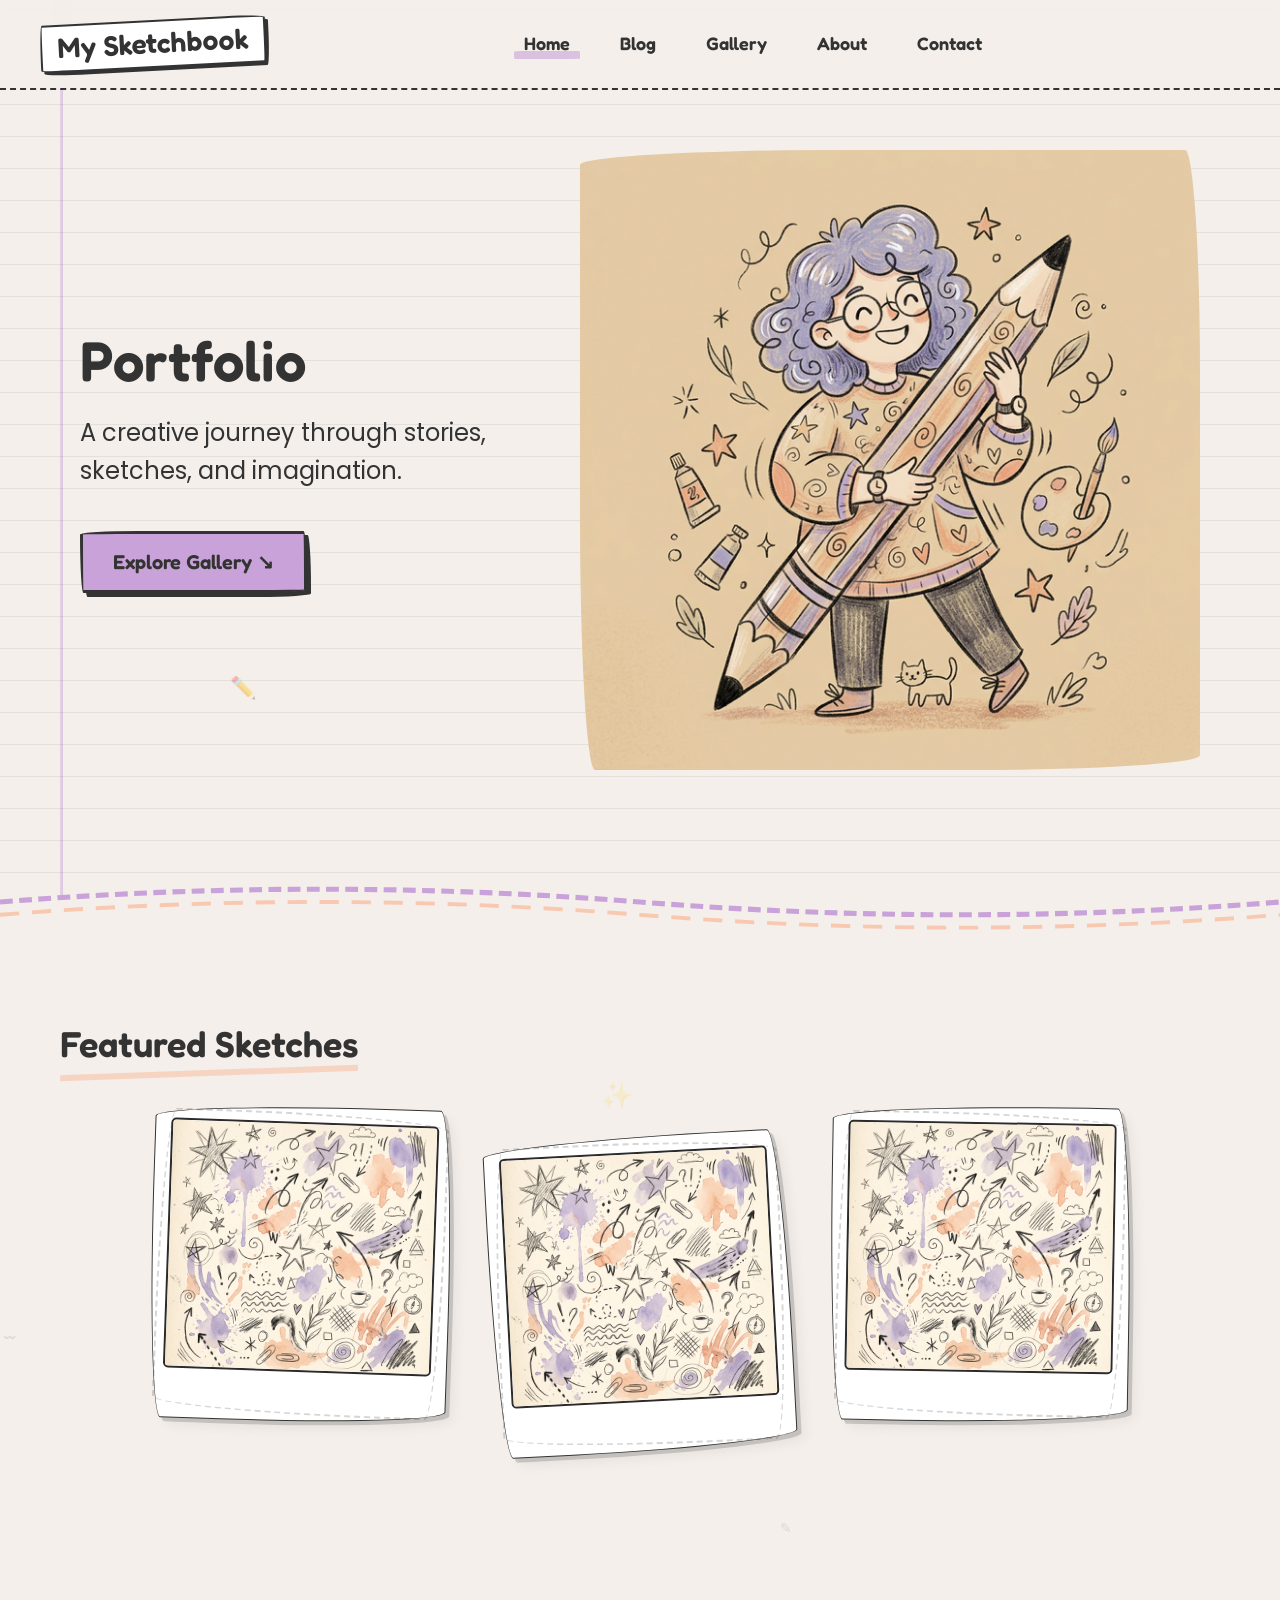
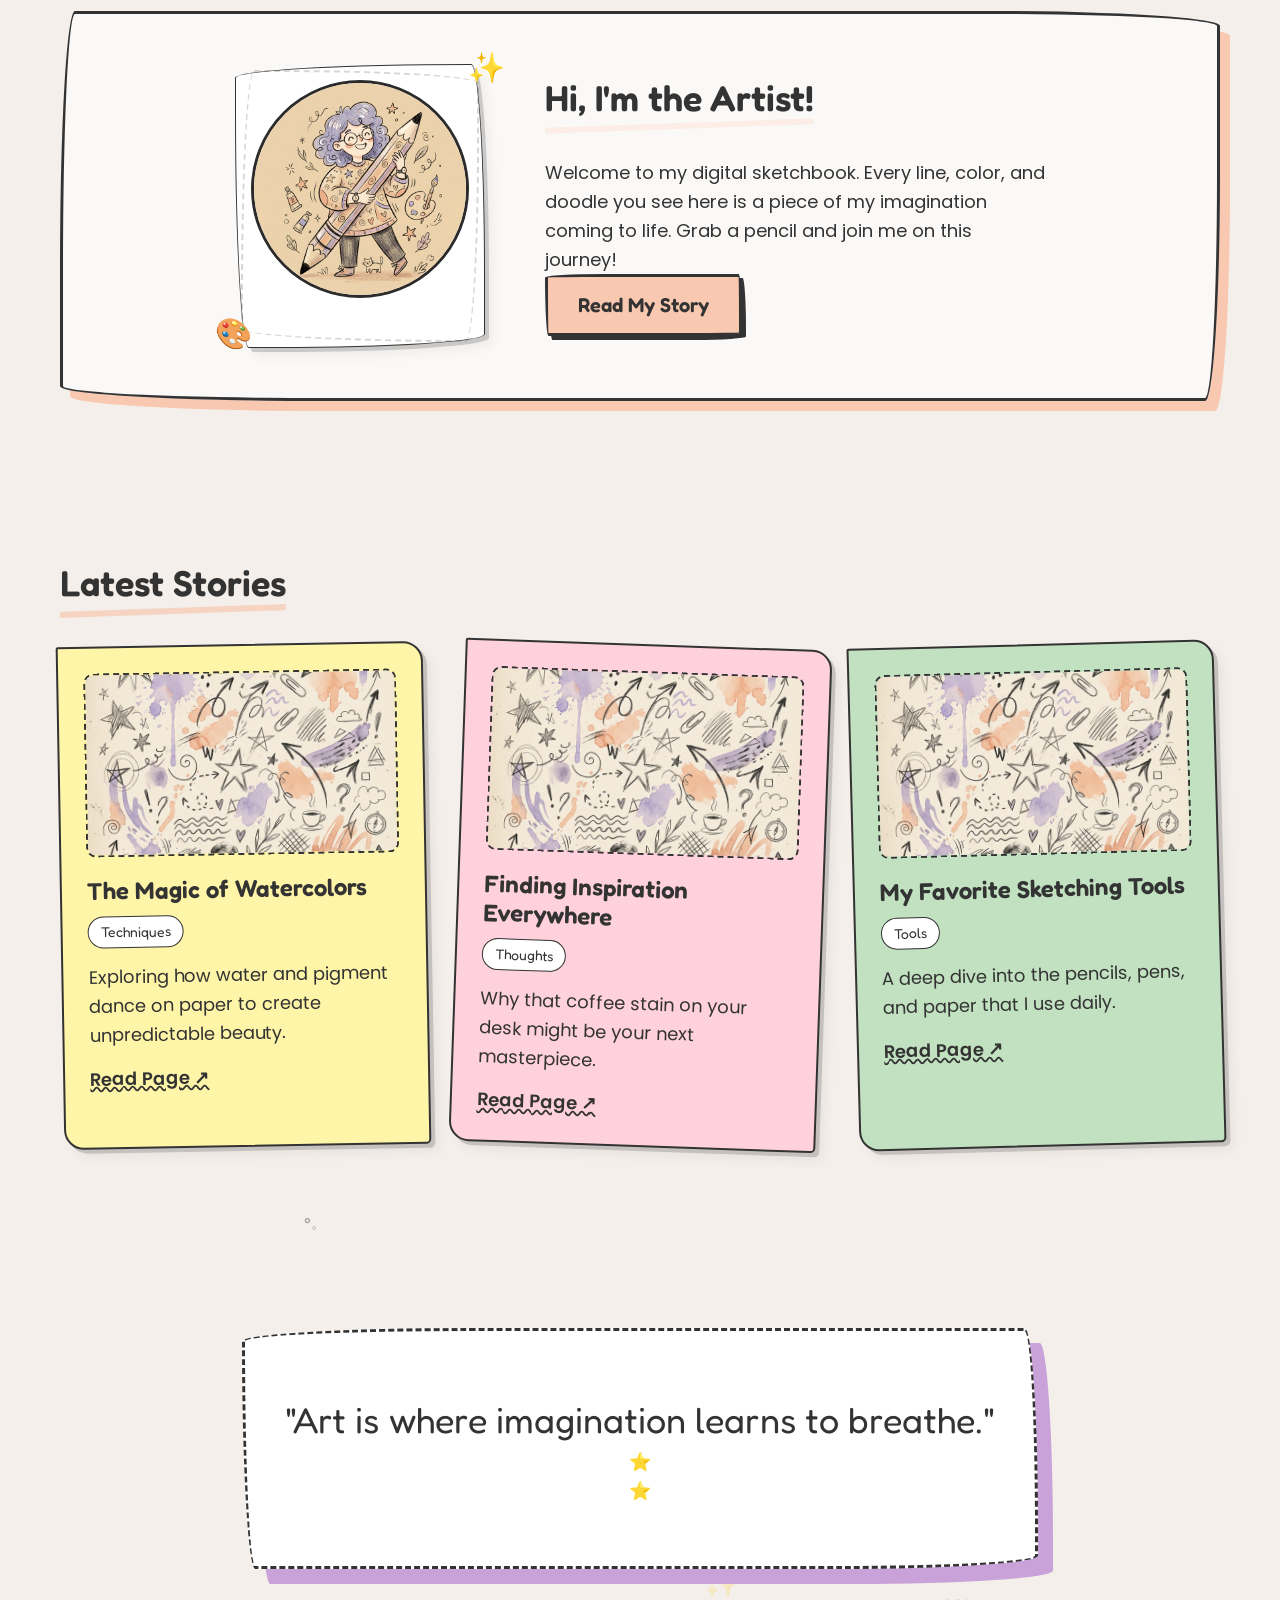
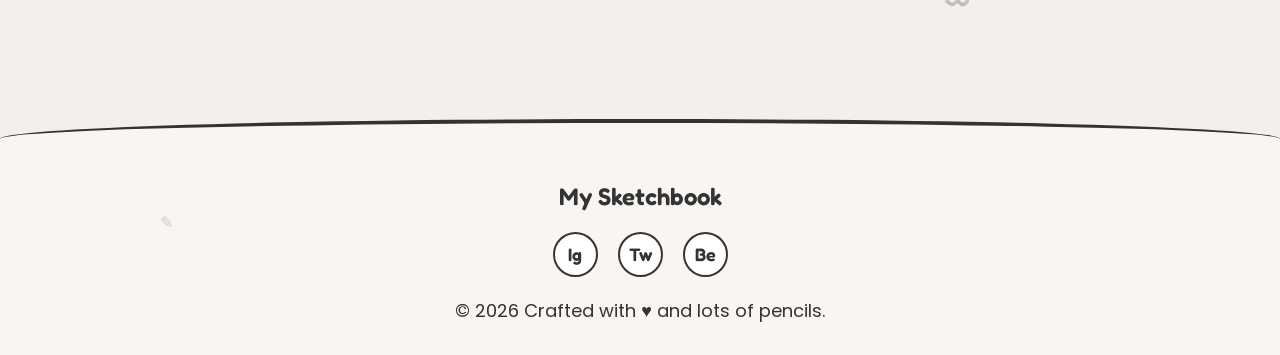
<file: index.html>
<!DOCTYPE html>
<html lang="en">
<head>
    <meta charset="UTF-8">
    <meta name="viewport" content="width=device-width, initial-scale=1.0">
    <title>Artist Portfolio & Blog</title>
    <meta name="description" content="A creative journey through stories, sketches, and imagination.">
    <link href="https://fonts.googleapis.com/css2?family=Fredoka:wght@400;600&family=Poppins:wght@300;400;500&display=swap" rel="stylesheet">
    <link rel="stylesheet" href="style.css">
</head>
<body>
    <!-- Background overlay for notebook texture -->
    <div class="notebook-bg"></div>
    
    <!-- Floating Doodles Container -->
    <div class="doodles-container" id="doodles-container">
        <!-- Doodles will be injected via JS or CSS backgrounds -->
    </div>

    <!-- Sticky Navigation -->
    <nav class="navbar">
        <div class="nav-brand">My Sketchbook</div>
        <ul class="nav-links">
            <li><a href="index.html" class="active">Home</a></li>
            <li><a href="blog.html">Blog</a></li>
            <li><a href="gallery.html">Gallery</a></li>
            <li><a href="about.html">About</a></li>
            <li><a href="contact.html">Contact</a></li>
        </ul>
        <div class="hamburger">
            <div class="line"></div>
            <div class="line"></div>
            <div class="line"></div>
        </div>
    </nav>

    <!-- Hero Section -->
    <header class="hero">
        <div class="hero-content">
            <h1 class="hero-title">Portfolio</h1>
            <p class="hero-subtitle">A creative journey through stories, sketches, and imagination.</p>
            <a href="gallery.html" class="cta-btn">Explore Gallery <span class="arrow-doodle">↘</span></a>
        </div>
        <div class="hero-image-wrapper">
            <img src="assets/hero_artist_1773651212651.png" alt="Artist character drawing" class="hero-artist-img">
        </div>
    </header>

    <!-- Sketch Style Section Divider -->
    <div class="section-divider">
        <svg viewBox="0 0 1000 50" preserveAspectRatio="none">
            <path d="M0,25 Q250,5 500,25 T1000,25" fill="none" stroke="#C8A2D8" stroke-width="4" stroke-dasharray="10 5" class="hand-drawn-line"></path>
            <path d="M0,35 Q250,15 500,35 T1000,35" fill="none" stroke="#F8C8B0" stroke-width="3" stroke-dasharray="15 10" class="hand-drawn-line"></path>
        </svg>
    </div>

    <!-- Featured Artwork Section -->
    <section class="featured-artwork">
        <h2 class="section-title">Featured Sketches</h2>
        <div class="artwork-grid">
            <div class="artwork-card card-wobble-1">
                <div class="frame">
                    <img src="assets/doodles_1773651370154.png" alt="Artwork 1">
                </div>
            </div>
            <div class="artwork-card card-wobble-2">
                <div class="frame">
                    <img src="assets/doodles_1773651370154.png" alt="Artwork 2">
                </div>
            </div>
            <div class="artwork-card card-wobble-3">
                <div class="frame">
                    <img src="assets/doodles_1773651370154.png" alt="Artwork 3">
                </div>
            </div>
        </div>
    </section>

    <!-- Artist Introduction Section -->
    <section class="artist-intro">
        <div class="intro-container">
            <div class="intro-image">
                <div class="frame portrait-frame">
                    <img src="assets/hero_artist_1773651212651.png" alt="Artist Portrait">
                </div>
                <div class="floating-decorator star">✨</div>
                <div class="floating-decorator splash">🎨</div>
            </div>
            <div class="intro-text">
                <h2 class="section-title">Hi, I'm the Artist!</h2>
                <p>Welcome to my digital sketchbook. Every line, color, and doodle you see here is a piece of my imagination coming to life. Grab a pencil and join me on this journey!</p>
                <a href="about.html" class="cta-btn secondary">Read My Story</a>
            </div>
        </div>
    </section>

    <!-- Blog Section -->
    <section class="latest-blogs">
        <h2 class="section-title">Latest Stories</h2>
        <div class="blog-grid">
            <article class="blog-card sticky-note note-yellow">
                <div class="blog-thumbnail">
                    <img src="assets/doodles_1773651370154.png" alt="Blog 1">
                </div>
                <h3 class="blog-title">The Magic of Watercolors</h3>
                <span class="category-tag">Techniques</span>
                <p class="blog-desc">Exploring how water and pigment dance on paper to create unpredictable beauty.</p>
                <a href="blog.html" class="read-more">Read Page ↗</a>
            </article>
            <article class="blog-card sticky-note note-pink">
                <div class="blog-thumbnail">
                    <img src="assets/doodles_1773651370154.png" alt="Blog 2">
                </div>
                <h3 class="blog-title">Finding Inspiration Everywhere</h3>
                <span class="category-tag">Thoughts</span>
                <p class="blog-desc">Why that coffee stain on your desk might be your next masterpiece.</p>
                <a href="blog.html" class="read-more">Read Page ↗</a>
            </article>
            <article class="blog-card sticky-note note-blue">
                <div class="blog-thumbnail">
                    <img src="assets/doodles_1773651370154.png" alt="Blog 3">
                </div>
                <h3 class="blog-title">My Favorite Sketching Tools</h3>
                <span class="category-tag">Tools</span>
                <p class="blog-desc">A deep dive into the pencils, pens, and paper that I use daily.</p>
                <a href="blog.html" class="read-more">Read Page ↗</a>
            </article>
        </div>
    </section>

    <!-- Creative Quote Section -->
    <section class="quote-section">
        <div class="quote-box">
            <p class="quote-text">"Art is where imagination learns to breathe."</p>
            <div class="doodle-star star-left">⭐</div>
            <div class="doodle-star star-right">⭐</div>
            <div class="brush-stroke"></div>
        </div>
    </section>

    <!-- Footer -->
    <footer class="site-footer">
        <div class="footer-doodles">
            <div class="sketch-line"></div>
        </div>
        <div class="footer-content">
            <h2 class="footer-brand">My Sketchbook</h2>
            <div class="social-links">
                <a href="#" class="social-icon hand-drawn-icon">Ig</a>
                <a href="#" class="social-icon hand-drawn-icon">Tw</a>
                <a href="#" class="social-icon hand-drawn-icon">Be</a>
            </div>
            <p>&copy; 2026 Crafted with ♥ and lots of pencils.</p>
        </div>
    </footer>

    <script src="script.js"></script>
</body>
</html>
</file>
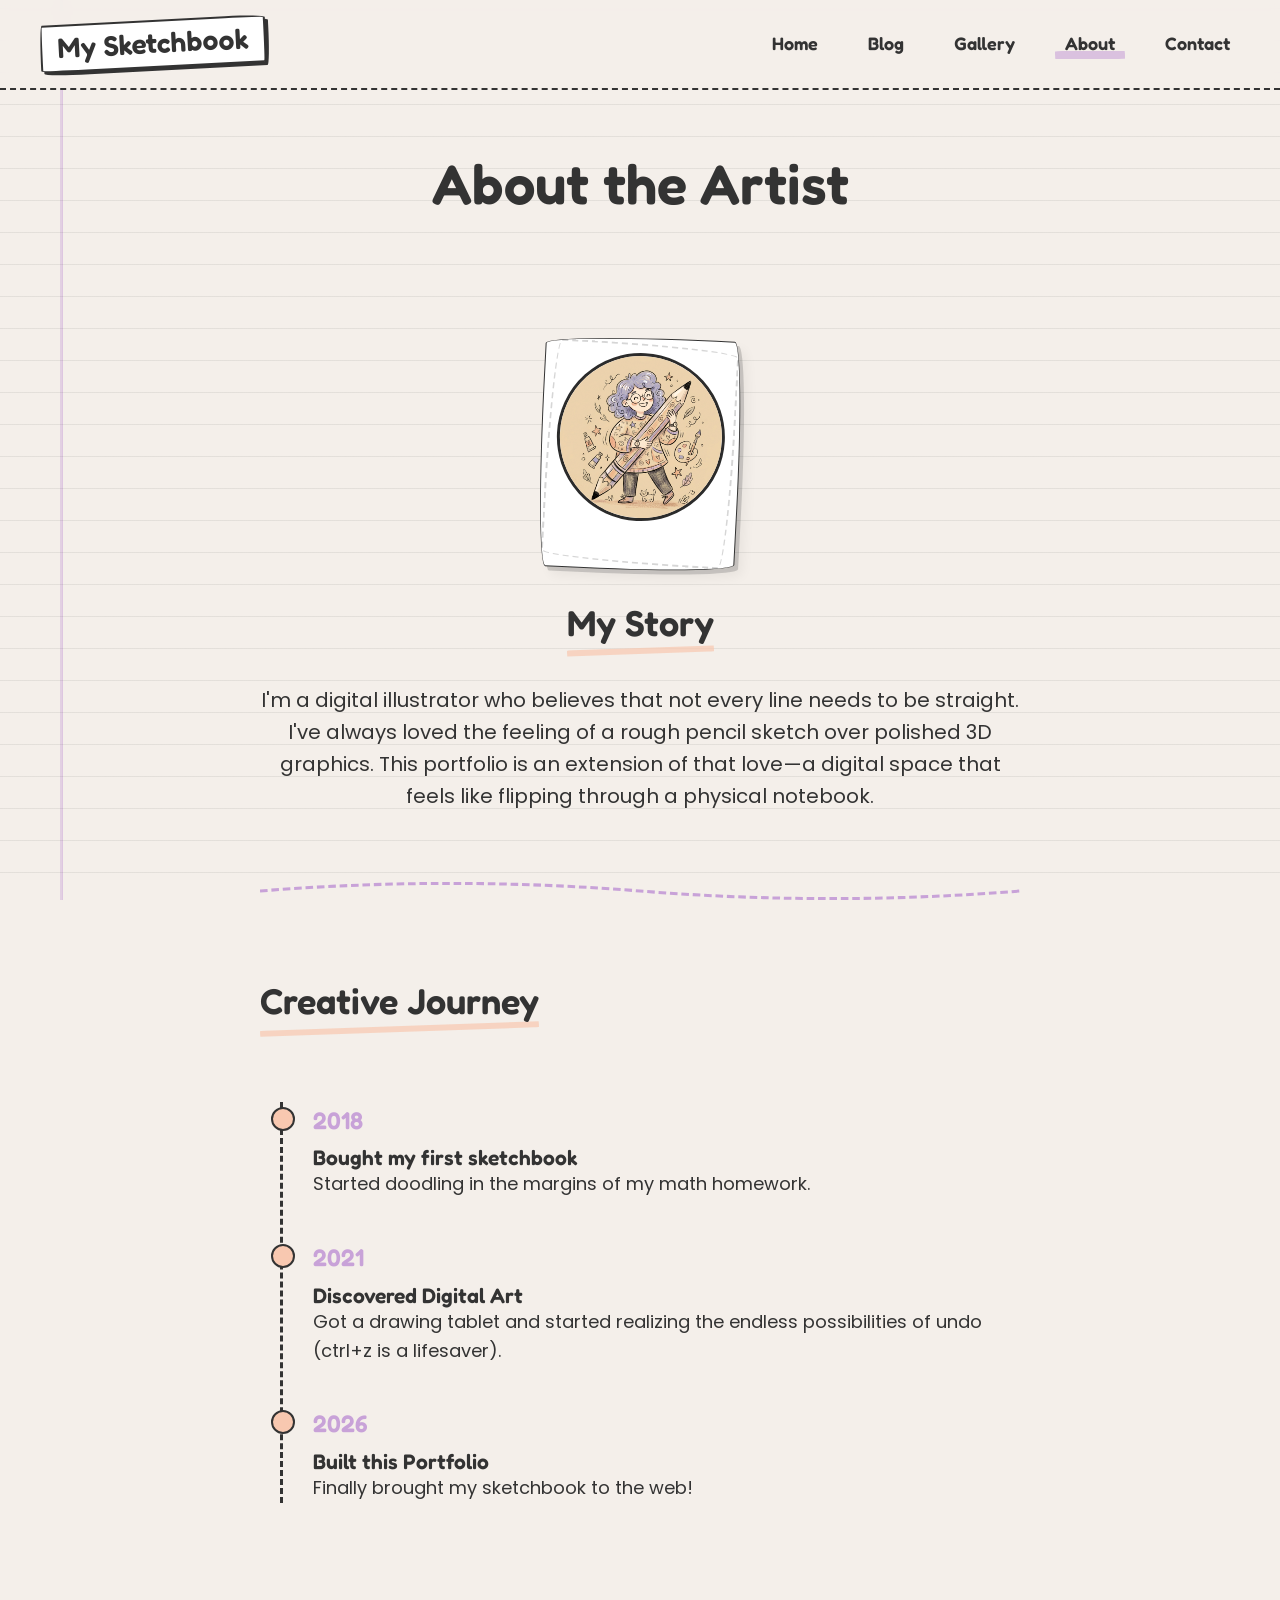
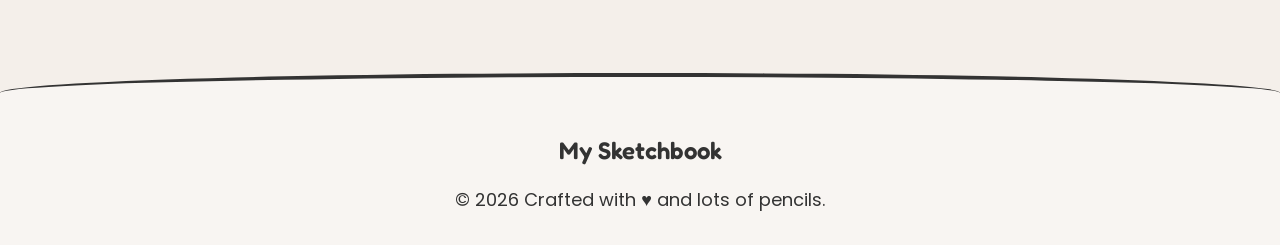
<file: about.html>
<!DOCTYPE html>
<html lang="en">
<head>
    <meta charset="UTF-8">
    <meta name="viewport" content="width=device-width, initial-scale=1.0">
    <title>About | Artist Portfolio</title>
    <link href="https://fonts.googleapis.com/css2?family=Fredoka:wght@400;600&family=Poppins:wght@300;400;500&display=swap" rel="stylesheet">
    <link rel="stylesheet" href="style.css">
    <style>
        .timeline {
            border-left: 3px dashed var(--charcoal);
            margin: 40px 0 40px 20px;
            padding-left: 30px;
        }
        .timeline-item {
            position: relative;
            margin-bottom: 40px;
        }
        .timeline-item::before {
            content: '';
            position: absolute;
            left: -42px;
            top: 5px;
            width: 20px;
            height: 20px;
            background: var(--peach);
            border: 2px solid var(--charcoal);
            border-radius: 50%;
        }
        .timeline-year {
            font-family: var(--font-heading);
            font-size: 24px;
            font-weight: 600;
            color: var(--soft-lavender);
            margin-bottom: 5px;
        }
    </style>
</head>
<body>
    <div class="notebook-bg"></div>
    
    <nav class="navbar">
        <div class="nav-brand">My Sketchbook</div>
        <ul class="nav-links">
            <li><a href="index.html">Home</a></li>
            <li><a href="blog.html">Blog</a></li>
            <li><a href="gallery.html">Gallery</a></li>
            <li><a href="about.html" class="active">About</a></li>
            <li><a href="contact.html">Contact</a></li>
        </ul>
    </nav>

    <header class="page-header" style="text-align: center; padding: 60px 20px 20px;">
        <h1 class="hero-title">About the Artist</h1>
    </header>

    <section style="max-width: 800px;">
        <div style="display: flex; flex-direction: column; align-items: center; text-align: center; margin-bottom: 60px;">
            <div class="frame portrait-frame" style="width: 200px; margin-bottom: 30px; transform: rotate(3deg);">
                <img src="assets/hero_artist_1773651212651.png" alt="Artist Profile">
            </div>
            <h2 class="section-title">My Story</h2>
            <p style="font-size: 20px;">I'm a digital illustrator who believes that not every line needs to be straight. I've always loved the feeling of a rough pencil sketch over polished 3D graphics. This portfolio is an extension of that love—a digital space that feels like flipping through a physical notebook.</p>
        </div>

        <div class="section-divider">
            <svg viewBox="0 0 1000 50" preserveAspectRatio="none">
                <path d="M0,25 Q250,5 500,25 T1000,25" fill="none" stroke="#C8A2D8" stroke-width="4" stroke-dasharray="10 5"></path>
            </svg>
        </div>

        <div style="margin-top: 60px;">
            <h2 class="section-title">Creative Journey</h2>
            <div class="timeline">
                <div class="timeline-item">
                    <div class="timeline-year">2018</div>
                    <h3>Bought my first sketchbook</h3>
                    <p>Started doodling in the margins of my math homework.</p>
                </div>
                <div class="timeline-item">
                    <div class="timeline-year">2021</div>
                    <h3>Discovered Digital Art</h3>
                    <p>Got a drawing tablet and started realizing the endless possibilities of undo (ctrl+z is a lifesaver).</p>
                </div>
                <div class="timeline-item">
                    <div class="timeline-year">2026</div>
                    <h3>Built this Portfolio</h3>
                    <p>Finally brought my sketchbook to the web!</p>
                </div>
            </div>
        </div>
    </section>

    <!-- Footer -->
    <footer class="site-footer">
        <div class="footer-content">
            <h2 class="footer-brand">My Sketchbook</h2>
            <p>&copy; 2026 Crafted with ♥ and lots of pencils.</p>
        </div>
    </footer>

    <script src="script.js"></script>
</body>
</html>
</file>
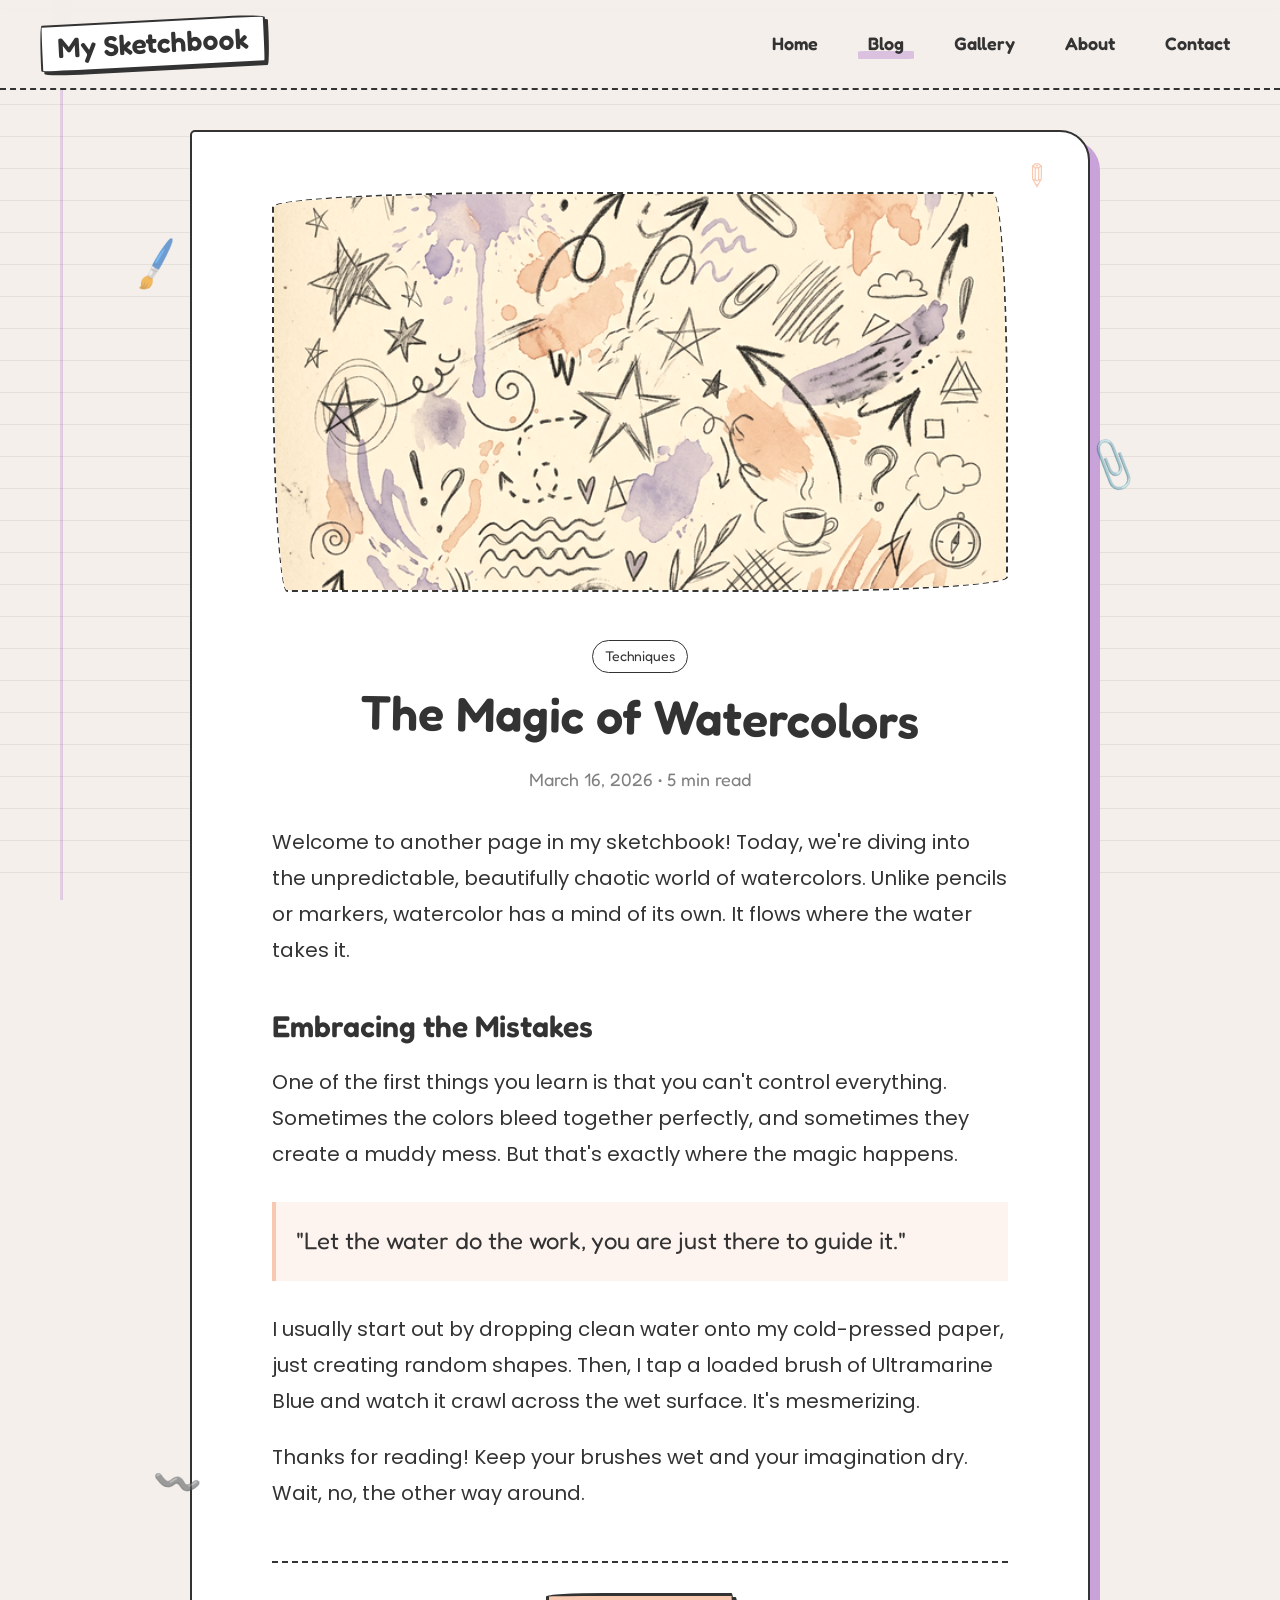
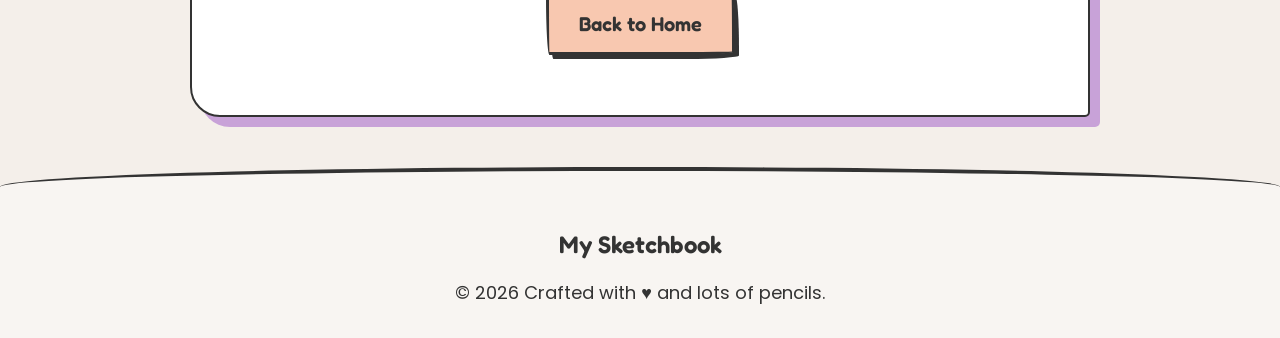
<file: blog.html>
<!DOCTYPE html>
<html lang="en">
<head>
    <meta charset="UTF-8">
    <meta name="viewport" content="width=device-width, initial-scale=1.0">
    <title>Blog | Artist Portfolio</title>
    <link href="https://fonts.googleapis.com/css2?family=Fredoka:wght@400;600&family=Poppins:wght@300;400;500&display=swap" rel="stylesheet">
    <link rel="stylesheet" href="style.css">
    <style>
        .storybook-container {
            background: #FFF;
            border: 2px solid var(--charcoal);
            border-radius: 5px 30px 5px 30px;
            box-shadow: 10px 10px 0 var(--soft-lavender);
            padding: 60px 80px;
            max-width: 900px;
            margin: 40px auto;
            position: relative;
        }
        .storybook-container::before {
            content: '✎';
            position: absolute;
            top: 20px; right: 40px;
            font-size: 30px; color: var(--peach);
            transform: rotate(45deg);
        }
        .blog-banner {
            width: 100%;
            height: 400px;
            object-fit: cover;
            border: 2px dashed var(--charcoal);
            border-radius: var(--doodle-border);
            margin-bottom: 40px;
            filter: sepia(0.2);
        }
        .blog-content p {
            margin-bottom: 20px;
            line-height: 1.8;
            font-size: 20px;
        }
        .blog-content h2 {
            margin: 40px 0 20px;
            font-size: 30px;
        }
        
        .margin-doodle {
            position: absolute;
            font-size: 40px;
            opacity: 0.6;
        }
        .md-1 { left: -60px; top: 100px; transform: rotate(-15deg); }
        .md-2 { right: -50px; top: 300px; transform: rotate(20deg); }
        .md-3 { left: -40px; bottom: 200px; transform: rotate(10deg); }

        @media (max-width: 768px) {
            .storybook-container { padding: 30px 20px; }
            .margin-doodle { display: none; }
        }
    </style>
</head>
<body>
    <div class="notebook-bg"></div>
    
    <nav class="navbar">
        <div class="nav-brand">My Sketchbook</div>
        <ul class="nav-links">
            <li><a href="index.html">Home</a></li>
            <li><a href="blog.html" class="active">Blog</a></li>
            <li><a href="gallery.html">Gallery</a></li>
            <li><a href="about.html">About</a></li>
            <li><a href="contact.html">Contact</a></li>
        </ul>
    </nav>

    <div class="storybook-container">
        <!-- Decorative Margin Doodles -->
        <div class="margin-doodle md-1">🖌️</div>
        <div class="margin-doodle md-2">📎</div>
        <div class="margin-doodle md-3">〰️</div>

        <img src="assets/doodles_1773651370154.png" alt="Blog Banner" class="blog-banner">
        
        <header style="margin-bottom: 30px; text-align: center;">
            <span class="category-tag">Techniques</span>
            <h1 class="hero-title" style="transform: rotate(1deg); font-size: 48px;">The Magic of Watercolors</h1>
            <p style="color: gray; font-family: var(--font-heading);">March 16, 2026 • 5 min read</p>
        </header>

        <div class="blog-content">
            <p>Welcome to another page in my sketchbook! Today, we're diving into the unpredictable, beautifully chaotic world of watercolors. Unlike pencils or markers, watercolor has a mind of its own. It flows where the water takes it.</p>
            
            <h2>Embracing the Mistakes</h2>
            <p>One of the first things you learn is that you can't control everything. Sometimes the colors bleed together perfectly, and sometimes they create a muddy mess. But that's exactly where the magic happens.</p>
            
            <div style="padding: 20px; border-left: 4px solid var(--peach); margin: 30px 0; font-family: var(--font-heading); font-size: 24px; color: var(--charcoal); background: rgba(248, 200, 176, 0.2);">
                "Let the water do the work, you are just there to guide it."
            </div>
            
            <p>I usually start out by dropping clean water onto my cold-pressed paper, just creating random shapes. Then, I tap a loaded brush of Ultramarine Blue and watch it crawl across the wet surface. It's mesmerizing.</p>
            
            <p>Thanks for reading! Keep your brushes wet and your imagination dry. Wait, no, the other way around.</p>
        </div>
        
        <div style="margin-top: 50px; text-align: center; border-top: 2px dashed var(--charcoal); padding-top: 30px;">
            <a href="index.html" class="cta-btn secondary">Back to Home</a>
        </div>
    </div>

    <!-- Footer -->
    <footer class="site-footer">
        <div class="footer-content">
            <h2 class="footer-brand">My Sketchbook</h2>
            <p>&copy; 2026 Crafted with ♥ and lots of pencils.</p>
        </div>
    </footer>

    <script src="script.js"></script>
</body>
</html>
</file>
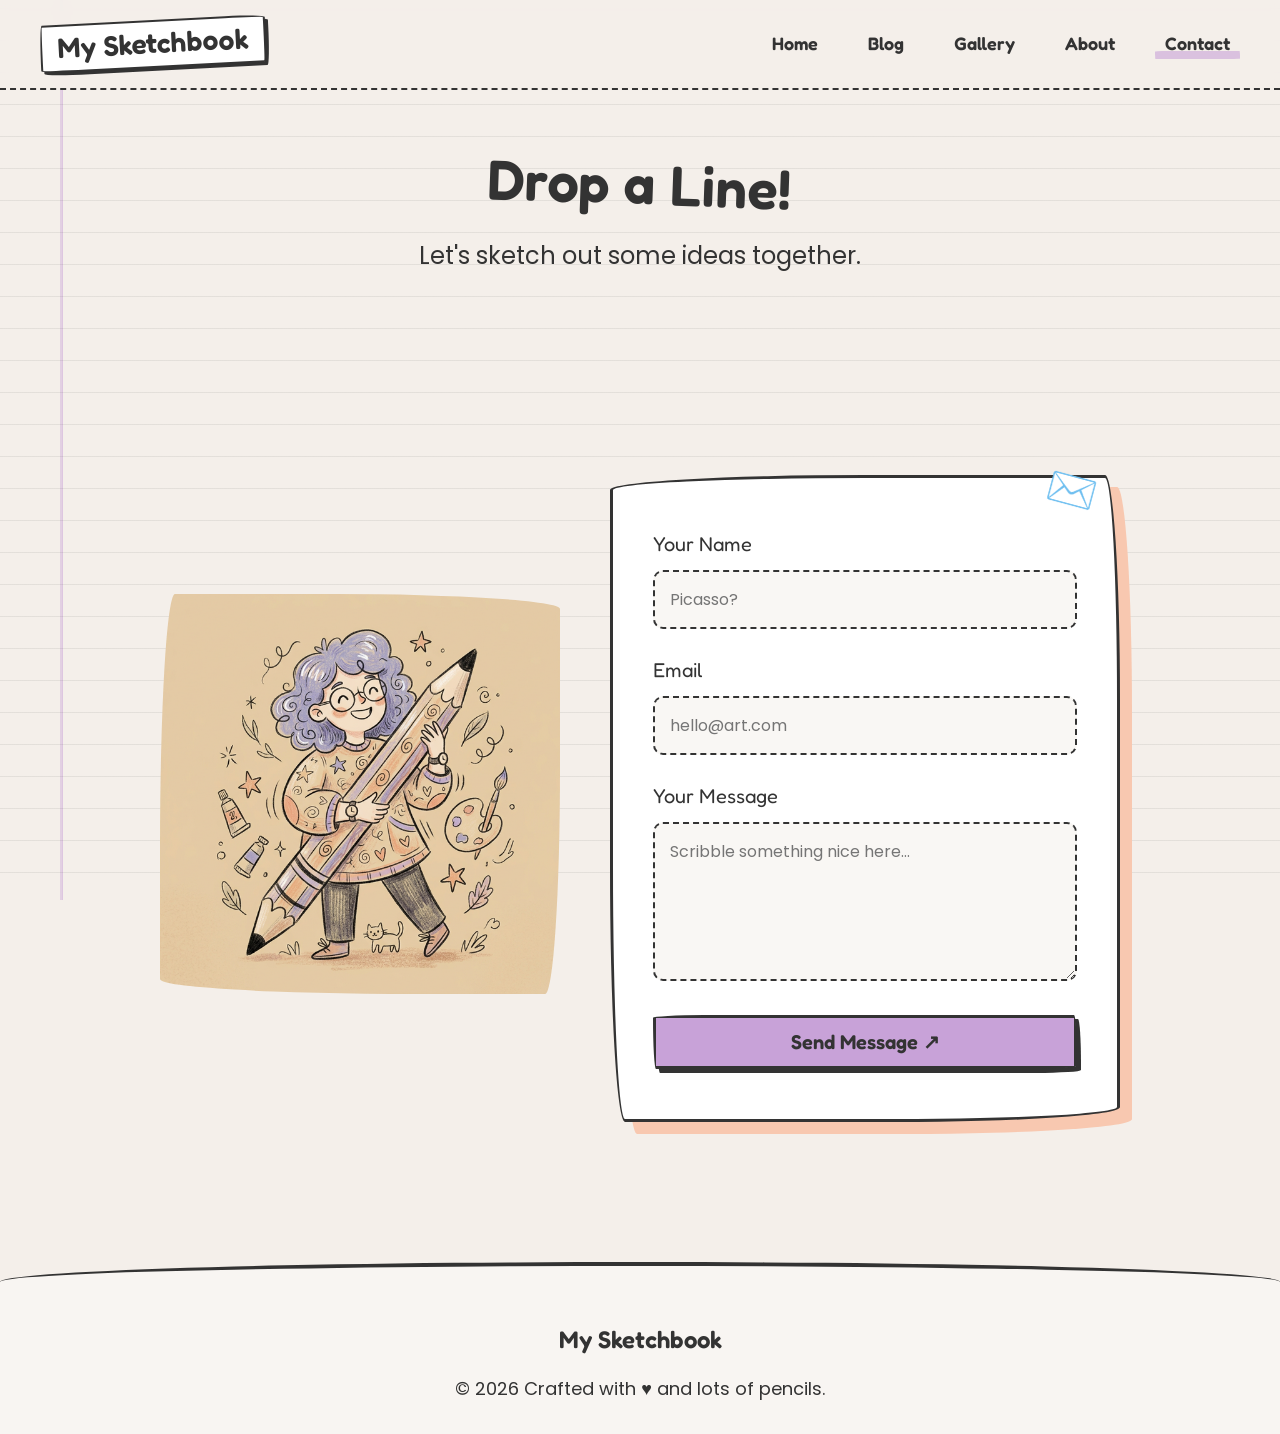
<file: contact.html>
<!DOCTYPE html>
<html lang="en">
<head>
    <meta charset="UTF-8">
    <meta name="viewport" content="width=device-width, initial-scale=1.0">
    <title>Contact | Artist Portfolio</title>
    <link href="https://fonts.googleapis.com/css2?family=Fredoka:wght@400;600&family=Poppins:wght@300;400;500&display=swap" rel="stylesheet">
    <link rel="stylesheet" href="style.css">
    <style>
        .contact-section {
            display: flex;
            align-items: center;
            justify-content: center;
            gap: 50px;
            max-width: 1000px;
            margin: 60px auto;
            flex-wrap: wrap;
        }
        .contact-form {
            background: var(--white);
            padding: 50px 40px;
            border: 3px solid var(--charcoal);
            border-radius: var(--doodle-border);
            box-shadow: 12px 12px 0 var(--peach);
            flex: 1;
            min-width: 300px;
            position: relative;
        }
        .contact-form::before {
            content: '✉️';
            position: absolute;
            top: -20px;
            right: 20px;
            font-size: 40px;
            transform: rotate(15deg);
        }
        .form-group {
            margin-bottom: 25px;
        }
        .form-label {
            display: block;
            font-family: var(--font-heading);
            font-size: 20px;
            margin-bottom: 10px;
            color: var(--charcoal);
        }
        .form-input, .form-textarea {
            width: 100%;
            padding: 15px;
            font-family: var(--font-body);
            font-size: 16px;
            border: 2px dashed var(--charcoal);
            border-radius: 10px;
            background: rgba(244, 239, 234, 0.5);
            outline: none;
            transition: all 0.3s;
        }
        .form-input:focus, .form-textarea:focus {
            background: var(--white);
            border-style: solid;
            box-shadow: 4px 4px 0 var(--soft-lavender);
            transform: translateY(-2px);
        }
        .contact-illustration {
            flex: 1;
            max-width: 400px;
            text-align: center;
        }
        .contact-illustration img {
            width: 100%;
            border-radius: var(--doodle-border-alt);
            animation: float 5s ease-in-out infinite;
        }
    </style>
</head>
<body>
    <div class="notebook-bg"></div>
    
    <nav class="navbar">
        <div class="nav-brand">My Sketchbook</div>
        <ul class="nav-links">
            <li><a href="index.html">Home</a></li>
            <li><a href="blog.html">Blog</a></li>
            <li><a href="gallery.html">Gallery</a></li>
            <li><a href="about.html">About</a></li>
            <li><a href="contact.html" class="active">Contact</a></li>
        </ul>
    </nav>

    <header class="page-header" style="text-align: center; padding: 60px 20px 20px;">
        <h1 class="hero-title" style="transform: rotate(2deg);">Drop a Line!</h1>
        <p class="hero-subtitle">Let's sketch out some ideas together.</p>
    </header>

    <section class="contact-section">
        <div class="contact-illustration">
            <img src="assets/hero_artist_1773651212651.png" alt="Friendly cartoon character">
        </div>
        
        <form class="contact-form">
            <div class="form-group">
                <label class="form-label">Your Name</label>
                <input type="text" class="form-input" placeholder="Picasso?">
            </div>
            <div class="form-group">
                <label class="form-label">Email</label>
                <input type="email" class="form-input" placeholder="hello@art.com">
            </div>
            <div class="form-group">
                <label class="form-label">Your Message</label>
                <textarea class="form-textarea" rows="5" placeholder="Scribble something nice here..."></textarea>
            </div>
            <button type="button" class="cta-btn" style="width: 100%;">Send Message ↗</button>
        </form>
    </section>

    <!-- Footer -->
    <footer class="site-footer">
        <div class="footer-content">
            <h2 class="footer-brand">My Sketchbook</h2>
            <p>&copy; 2026 Crafted with ♥ and lots of pencils.</p>
        </div>
    </footer>

    <script src="script.js"></script>
</body>
</html>
</file>
<file: style.css>
:root {
  /* Color Palette */
  --soft-lavender: #C8A2D8;
  --warm-beige: #F4EFEA;
  --peach: #F8C8B0;
  --charcoal: #333333;
  --notebook-line: rgba(51, 51, 51, 0.1);
  --white: #FFFFFF;

  /* Fonts */
  --font-heading: 'Fredoka', cursive, sans-serif;
  --font-body: 'Poppins', sans-serif;

  /* Typography Sizes */
  --hero-title-size: 56px;
  --section-title-size: 36px;
  --subheading-size: 24px;
  --paragraph-size: 18px;

  /* Hand-drawn borders */
  --doodle-border: 255px 15px 225px 15px/15px 225px 15px 255px;
  --doodle-border-alt: 15px 225px 15px 255px/255px 15px 225px 15px;
  
  /* Soft Shadows */
  --sketch-shadow: 4px 4px 0px rgba(51, 51, 51, 0.2), 
                   8px 8px 12px rgba(0, 0, 0, 0.05);
}

* {
  box-sizing: border-box;
  margin: 0;
  padding: 0;
}

body {
  font-family: var(--font-body);
  color: var(--charcoal);
  background-color: var(--warm-beige);
  font-size: var(--paragraph-size);
  line-height: 1.6;
  position: relative;
  overflow-x: hidden;
}

h1, h2, h3, h4, .nav-brand {
  font-family: var(--font-heading);
  font-weight: 600;
  color: var(--charcoal);
  line-height: 1.2;
}

a {
  text-decoration: none;
  color: inherit;
  transition: all 0.3s ease;
}

/* Notebook Background Pattern */
.notebook-bg {
  position: fixed;
  top: 0; left: 0; right: 0; bottom: 0;
  background-image: 
    linear-gradient(var(--notebook-line) 1px, transparent 1px);
  background-size: 100% 32px;
  background-position: 0 40px;
  z-index: -1;
  pointer-events: none;
  opacity: 0.8;
}

/* Notebook margin line */
body::before {
  content: '';
  position: fixed;
  top: 0; bottom: 0; left: 60px;
  width: 2px;
  background-color: rgba(200, 162, 216, 0.4);
  z-index: -1;
  border-right: 1px solid rgba(200, 162, 216, 0.2);
}

@media (max-width: 768px) {
  body::before { left: 20px; }
}

/* --- Helpers --- */
.section-title {
  font-size: var(--section-title-size);
  text-align: center;
  margin-bottom: 40px;
  position: relative;
  display: inline-block;
}

.section-title::after {
  content: '';
  position: absolute;
  bottom: -10px;
  left: 0;
  width: 100%;
  height: 6px;
  background: var(--peach);
  border-radius: var(--doodle-border);
  transform: rotate(-2deg);
  z-index: -1;
  opacity: 0.7;
}

.cta-btn {
  display: inline-block;
  padding: 12px 30px;
  background: var(--soft-lavender);
  border: 3px solid var(--charcoal);
  border-radius: var(--doodle-border);
  font-family: var(--font-heading);
  font-size: 20px;
  font-weight: 600;
  color: var(--charcoal);
  cursor: pointer;
  box-shadow: 4px 4px 0px var(--charcoal);
  transition: all 0.2s ease;
  position: relative;
}

.cta-btn:hover {
  transform: translateY(-2px) rotate(1deg);
  box-shadow: 6px 6px 0px var(--charcoal);
  background: var(--peach);
}

.cta-btn.secondary {
  background: var(--peach);
}

/* Floating Animations */
@keyframes float {
  0% { transform: translateY(0px) rotate(0deg); }
  50% { transform: translateY(-15px) rotate(5deg); }
  100% { transform: translateY(0px) rotate(0deg); }
}

@keyframes float-alt {
  0% { transform: translateY(0px) rotate(0deg); }
  50% { transform: translateY(-20px) rotate(-5deg); }
  100% { transform: translateY(0px) rotate(0deg); }
}

@keyframes scribble-wiggle {
  0% { border-radius: 255px 15px 225px 15px/15px 225px 15px 255px; }
  50% { border-radius: 15px 255px 15px 225px/225px 15px 255px 15px; }
  100% { border-radius: 255px 15px 225px 15px/15px 225px 15px 255px; }
}

@keyframes paper-lift {
  0% { transform: scale(1) translateY(0); box-shadow: var(--sketch-shadow); }
  100% { transform: scale(1.02) translateY(-5px) rotate(-1deg); box-shadow: 8px 12px 20px rgba(0,0,0,0.1); }
}

/* --- Layout Sections --- */
section {
  padding: 80px 20px;
  max-width: 1200px;
  margin: 0 auto;
}

/* Navbar */
.navbar {
  display: flex;
  justify-content: space-between;
  align-items: center;
  padding: 20px 40px;
  background: rgba(244, 239, 234, 0.95);
  backdrop-filter: blur(5px);
  position: sticky;
  top: 0;
  z-index: 100;
  border-bottom: 2px dashed var(--charcoal);
}

.nav-brand {
  font-size: 28px;
  transform: rotate(-3deg);
  padding: 5px 15px;
  background: var(--white);
  border: 2px solid var(--charcoal);
  border-radius: var(--doodle-border-alt);
  box-shadow: 3px 3px 0 var(--charcoal);
}

.nav-links {
  display: flex;
  gap: 30px;
  list-style: none;
}

.nav-links a {
  font-family: var(--font-heading);
  font-size: 18px;
  font-weight: 600;
  position: relative;
  padding: 5px 10px;
}

.nav-links a.active::after, .nav-links a:hover::after {
  content: '';
  position: absolute;
  bottom: 0px;
  left: 0;
  width: 100%;
  height: 8px;
  background: var(--soft-lavender);
  opacity: 0.6;
  z-index: -1;
  border-radius: var(--doodle-border);
}

/* Hero Section */
.hero {
  display: flex;
  align-items: center;
  justify-content: space-between;
  padding: 60px 40px 100px;
  max-width: 1200px;
  margin: 0 auto;
  min-height: 80vh;
}

.hero-content {
  flex: 1;
  max-width: 500px;
}

.hero-title {
  font-size: var(--hero-title-size);
  margin-bottom: 20px;
  position: relative;
}

.hero-subtitle {
  font-size: var(--subheading-size);
  margin-bottom: 40px;
  color: var(--charcoal);
}

.hero-image-wrapper {
  flex: 1;
  display: flex;
  justify-content: center;
  align-items: center;
  position: relative;
  animation: float 6s ease-in-out infinite;
}

.hero-artist-img {
  max-width: 100%;
  height: auto;
  border-radius: var(--doodle-border);
}

/* Featured Artwork */
.artwork-grid {
  display: flex;
  gap: 40px;
  justify-content: center;
  flex-wrap: wrap;
}

.artwork-card {
  width: 300px;
  transition: all 0.3s ease;
  cursor: pointer;
}

.card-wobble-1 { transform: rotate(2deg); }
.card-wobble-2 { transform: rotate(-3deg); margin-top: 30px; }
.card-wobble-3 { transform: rotate(1deg); }

.artwork-card:hover {
  animation: paper-lift 0.3s forwards;
  z-index: 10;
}

.frame {
  background: var(--white);
  padding: 15px 15px 40px;
  border: 1px solid var(--charcoal);
  border-radius: var(--doodle-border);
  box-shadow: var(--sketch-shadow);
  position: relative;
}

.frame::after {
  content: '';
  position: absolute;
  top: 5px; left: 5px; right: 5px; bottom: 5px;
  border: 2px dashed rgba(51, 51, 51, 0.2);
  border-radius: var(--doodle-border-alt);
  pointer-events: none;
}

.frame img {
  width: 100%;
  height: 250px;
  object-fit: cover;
  border: 2px solid var(--charcoal);
  border-radius: 5px;
  filter: grayscale(10%) contrast(1.1); /* Give it a sketchy vibe */
}

/* Artist Intro */
.artist-intro {
  text-align: center;
}

.intro-container {
  display: flex;
  align-items: center;
  justify-content: center;
  gap: 60px;
  background: rgba(255, 255, 255, 0.6);
  padding: 50px;
  border: 3px solid var(--charcoal);
  border-radius: var(--doodle-border-alt);
  box-shadow: 10px 10px 0 var(--peach);
  flex-wrap: wrap;
}

.intro-image {
  position: relative;
  width: 250px;
}

.portrait-frame img {
  height: auto;
  border-radius: 50%;
  border: 3px solid var(--charcoal);
}

.intro-text {
  max-width: 500px;
  text-align: left;
}

.floating-decorator {
  position: absolute;
  font-size: 30px;
}

.star { top: -20px; right: -20px; animation: float-alt 4s infinite; }
.splash { bottom: -10px; left: -20px; animation: float 5s infinite; }

/* Blogs Section (Storybook Feel) */
.blog-grid {
  display: grid;
  grid-template-columns: repeat(auto-fit, minmax(300px, 1fr));
  gap: 30px;
}

.blog-card {
  padding: 25px;
  border: 2px solid var(--charcoal);
  box-shadow: var(--sketch-shadow);
  transition: all 0.3s ease;
  position: relative;
}

.blog-card:hover {
  animation: paper-lift 0.3s forwards;
}

.sticky-note {
  border-radius: 2px 20px 5px 20px;
}

.note-yellow { background: #FFF5A8; transform: rotate(-1deg); }
.note-pink { background: #FFD1DC; transform: rotate(2deg); }
.note-blue { background: #C1E1C1; transform: rotate(-1.5deg); }

.blog-thumbnail {
  margin-bottom: 20px;
  border: 2px dashed var(--charcoal);
  border-radius: 10px;
  overflow: hidden;
}

.blog-thumbnail img {
  width: 100%;
  height: 180px;
  object-fit: cover;
  display: block;
}

.category-tag {
  display: inline-block;
  font-family: var(--font-heading);
  font-size: 14px;
  padding: 4px 12px;
  background: var(--white);
  border: 1px solid var(--charcoal);
  border-radius: 20px;
  margin-bottom: 15px;
}

.blog-title {
  font-size: var(--subheading-size);
  margin-bottom: 10px;
}

.read-more {
  display: inline-block;
  margin-top: 15px;
  font-weight: 600;
  text-decoration: underline;
  text-decoration-style: wavy;
  text-decoration-color: var(--charcoal);
}

/* Quote Section */
.quote-section {
  text-align: center;
  padding: 100px 20px;
}

.quote-box {
  background: var(--white);
  padding: 60px 40px;
  border: 3px dashed var(--charcoal);
  border-radius: var(--doodle-border);
  position: relative;
  display: inline-block;
  max-width: 800px;
  box-shadow: 15px 15px 0 var(--soft-lavender);
  animation: scribble-wiggle 8s infinite linear;
}

.quote-text {
  font-family: var(--font-heading);
  font-size: var(--section-title-size);
  color: var(--charcoal);
}

/* Footer Section */
.site-footer {
  text-align: center;
  padding: 60px 20px 30px;
  margin-top: 50px;
  background: rgba(255,255,255, 0.4);
  border-top: 4px solid var(--charcoal);
  border-radius: 50% 50% 0 0 / 20px 20px 0 0;
  position: relative;
}

.footer-brand {
  font-size: 24px;
  margin-bottom: 20px;
}

.social-links {
  display: flex;
  justify-content: center;
  gap: 20px;
  margin-bottom: 20px;
}

.social-icon {
  width: 45px;
  height: 45px;
  display: flex;
  justify-content: center;
  align-items: center;
  border: 2px solid var(--charcoal);
  border-radius: 50%;
  font-family: var(--font-heading);
  font-weight: 600;
  background: var(--white);
  transition: all 0.3s;
}

.social-icon:hover {
  background: var(--peach);
  transform: rotate(15deg) scale(1.1);
}

/* Responsive */
@media (max-width: 768px) {
  .hero {
    flex-direction: column;
    text-align: center;
    padding-top: 40px;
  }
  .nav-links {
    display: none; /* Hide for now, needs hamburger JS */
  }
}
</file>
